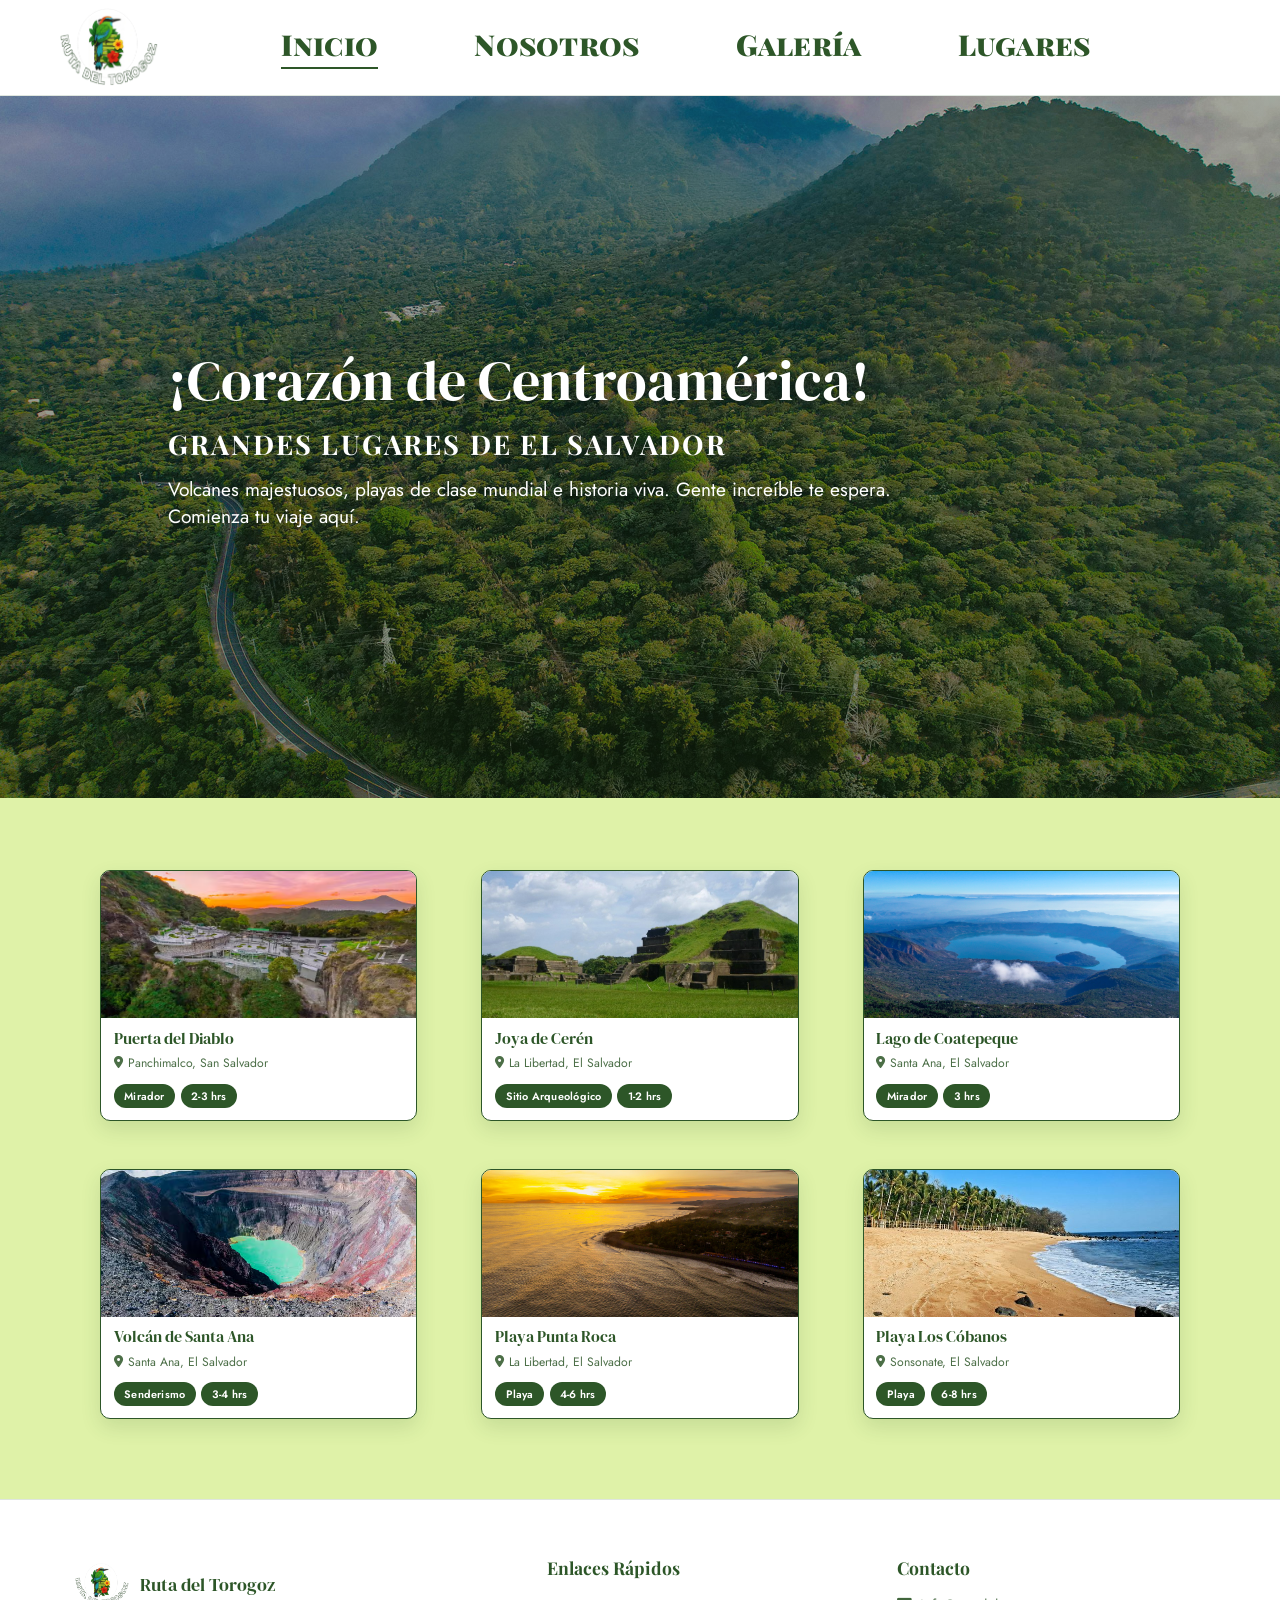
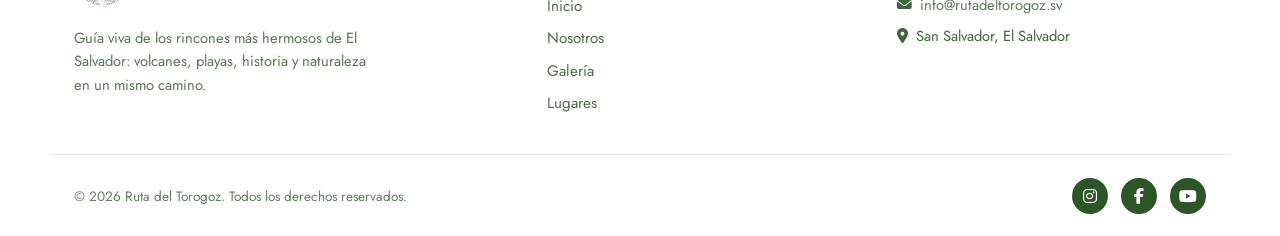
<file: index.html>
<!DOCTYPE html>
<html lang="es">
<head>
  <meta charset="UTF-8">
  <meta name="viewport" content="width=device-width, initial-scale=1.0">
  <title>Ruta del Torogoz | Inicio</title>
  <meta name="description" content="Descubre volcanes, playas de clase mundial e historia viva en el corazón de Centroamérica con Ruta del Torogoz.">

  <link rel="preconnect" href="https://fonts.googleapis.com">
  <link rel="preconnect" href="https://fonts.gstatic.com" crossorigin>
  <link href="https://fonts.googleapis.com/css2?family=DM+Serif+Display:ital@0;1&family=Jost:wght@300;400;500;600&family=Playfair+Display:wght@500;600;700&family=Rammetto+One&display=swap" rel="stylesheet">

  <link rel="stylesheet" href="https://cdnjs.cloudflare.com/ajax/libs/font-awesome/6.5.1/css/all.min.css">

  <link rel="stylesheet" href="style.css">
</head>
<body>

  <header class="site-header">
    <div class="site-header__bar">

      <a href="index.html" class="logo" aria-label="Ruta del Torogoz — Inicio">
        <span class="logo__mark">
          <img src="assets/img/torogoz_logo_sittioweb (1).png" alt="Ruta del Torogoz: torogoz posado sobre una maleta de viaje">
        </span>
      </a>

      <button class="nav-toggle" id="navToggle" aria-expanded="false" aria-controls="primaryNav" aria-label="Abrir menú de navegación">
        <span></span><span></span><span></span>
      </button>

      <nav class="main-nav" id="primaryNav" aria-label="Navegación principal">
  <ul class="main-nav__list">
    <li><a href="index.html" class="main-nav__link">Inicio</a></li>
    <li><a href="nosotros.html" class="main-nav__link">Nosotros</a></li>
    <li><a href="galeria.html" class="main-nav__link">Galería</a></li>
    <li><a href="lugares.html" class="main-nav__link">Lugares</a></li>
        </ul>
      </nav>
    </div>
  </header>

  <main>
    <section class="hero">
      <div class="hero__overlay" aria-hidden="true"></div>
      <div class="hero__content">
  <h1 class="hero__title">¡Corazón de Centroamérica!</h1>
  <p class="hero__eyebrow">Grandes lugares de El Salvador</p>
  <p class="hero__text">
    Volcanes majestuosos, playas de clase mundial e historia
    viva. Gente increíble te espera. <br> Comienza tu viaje aquí.
  </p>
</div>
    </section>

    <section class="places" id="lugares" aria-label="Lugares destacados">
      <ul class="place-grid" role="list">

        <li class="place-card" data-lugar="puerta-del-diablo">
          <figure class="place-card__media">
            <img src="assets/img/Lu_Puertadeldiablo.avif" alt="Vista panorámica de la formación rocosa Puerta del Diablo al atardecer">
          </figure>
          <div class="place-card__body">
            <h3 class="place-card__title">Puerta del Diablo</h3>
            <p class="place-card__location"><a href="https://www.google.com/maps/search/?api=1&query=Puerta+del+Diablo,+Panchimalco,+San+Salvador" target="_blank" rel="noopener noreferrer">
            <i class="fa-solid fa-location-dot" aria-hidden="true"></i>
            </a> Panchimalco, San Salvador</p>
            <ul class="place-card__tags" role="list">
              <li class="tag">Mirador</li>
              <li class="tag">2-3 hrs</li>
            </ul>
          </div>
        </li>

        <li class="place-card" data-lugar="joya-de-ceren">
          <figure class="place-card__media">
            <img src="assets/img/Lu_joyaceren.jpg" alt="Ruinas arqueológicas mayas del sitio Joya de Cerén">
          </figure>
          <div class="place-card__body">
            <h3 class="place-card__title">Joya de Cerén</h3>
            <p class="place-card__location"><a href="https://maps.app.goo.gl/qrqRQc9z7z4RrAmk9" target="_blank" rel="noopener noreferrer">
            <i class="fa-solid fa-location-dot" aria-hidden="true"></i></a> La Libertad, El Salvador</p>
            <ul class="place-card__tags" role="list">
              <li class="tag">Sitio Arqueológico</li>
              <li class="tag">1-2 hrs</li>
            </ul>
          </div>
        </li>

        <li class="place-card" data-lugar="lago-de-coatepeque">
          <figure class="place-card__media">
            <img src="assets/img/Lu_lagocaotepeque.jpg" alt="Aguas turquesa del lago de Coatepeque rodeado de montañas">
          </figure>
          <div class="place-card__body">
            <h3 class="place-card__title">Lago de Coatepeque</h3>
            <p class="place-card__location"><a href="https://maps.app.goo.gl/wXSD8gLADZbLB8W87" target="_blank" rel="noopener noreferrer">
            <i class="fa-solid fa-location-dot" aria-hidden="true"></i></a> Santa Ana, El Salvador</p>
            <ul class="place-card__tags" role="list">
              <li class="tag">Mirador</li>
              <li class="tag">3 hrs</li>
            </ul>
          </div>
        </li>

        <li class="place-card" data-lugar="volcan-de-santa-ana">
          <figure class="place-card__media">
            <img src="assets/img/Lu_volcansantaAna.avif" alt="Cráter del volcán de Santa Ana con laguna de azufre">
          </figure>
          <div class="place-card__body">
            <h3 class="place-card__title">Volcán de Santa Ana</h3>
            <p class="place-card__location"><a href="https://maps.app.goo.gl/nhCBr7wY4qphbKPH9" target="_blank" rel="noopener noreferrer">
            <i class="fa-solid fa-location-dot" aria-hidden="true"></i></a> Santa Ana, El Salvador</p>
            <ul class="place-card__tags" role="list">
              <li class="tag">Senderismo</li>
              <li class="tag">3-4 hrs</li>
            </ul>
          </div>
        </li>

        <li class="place-card" data-lugar="playa-punta-roca">
          <figure class="place-card__media">
            <img src="assets/img/Lu_Playapuntaroca.jpg" alt="Atardecer sobre las olas de Playa Punta Roca">
          </figure>
          <div class="place-card__body">
            <h3 class="place-card__title">Playa Punta Roca</h3>
            <p class="place-card__location"><a href="https://maps.app.goo.gl/nXcbho28e926QJNL7" target="_blank" rel="noopener noreferrer">
            <i class="fa-solid fa-location-dot" aria-hidden="true"></i></a> La Libertad, El Salvador</p>
            <ul class="place-card__tags" role="list">
              <li class="tag">Playa</li>
              <li class="tag">4-6 hrs</li>
            </ul>
          </div>
        </li>

        <li class="place-card" data-lugar="playa-los-cobanos">
          <figure class="place-card__media">
            <img src="assets/img/Lu_PlayaLoscobanos.jpg" alt="Costa de arena de Playa Los Cóbanos con aguas tranquilas">
          </figure>
          <div class="place-card__body">
            <h3 class="place-card__title">Playa Los Cóbanos</h3>
            <p class="place-card__location"><a href="https://maps.app.goo.gl/rHePRyUfYRuC7ZTS8" target="_blank" rel="noopener noreferrer">
            <i class="fa-solid fa-location-dot" aria-hidden="true"></i></a> Sonsonate, El Salvador</p>
            <ul class="place-card__tags" role="list">
              <li class="tag">Playa</li>
              <li class="tag">6-8 hrs</li>
            </ul>
          </div>
        </li>

      </ul>
    </section>
  </main>

  <footer class="site-footer">
    <div class="site-footer__top">

      <div class="footer-col footer-col--brand">
        <a href="index.html" class="footer-logo">
          <img src="assets/img/torogoz_logo_sittioweb (1).png" alt="Torogoz posado sobre una maleta de viaje, símbolo de Ruta del Torogoz">
          <span>Ruta del Torogoz</span>
        </a>
        <p>Guía viva de los rincones más hermosos de El Salvador: volcanes, playas, historia y naturaleza en un mismo camino.</p>
      </div>

      <nav class="footer-col footer-col--links" aria-label="Enlaces del sitio">
        <h3>Enlaces Rápidos</h3>
        <ul role="list">
          <li><a href="index.html">Inicio</a></li>
          <li><a href="nosotros.html">Nosotros</a></li>
          <li><a href="galeria.html">Galería</a></li>
          <li><a href="lugares.html">Lugares</a></li>
        </ul>
      </nav>

      <div class="footer-col footer-col--contact">
        <h3>Contacto</h3>
        <ul role="list">
          <li><i class="fa-solid fa-envelope" aria-hidden="true"></i> <a href="mailto:info@rutadeltorogoz.sv">info@rutadeltorogoz.sv</a></li>
          <li><i class="fa-solid fa-location-dot" aria-hidden="true"></i> San Salvador, El Salvador</li>
        </ul>
      </div>

    </div>

    <div class="site-footer__bottom">
      <p>© 2026 Ruta del Torogoz. Todos los derechos reservados.</p>
      <ul class="site-footer__social" role="list">
        <li><a href="https://www.instagram.com/" target="_blank" rel="noopener noreferrer" aria-label="Instagram"><i class="fa-brands fa-instagram" aria-hidden="true"></i></a></li>
        <li><a href="https://www.facebook.com/" target="_blank" rel="noopener noreferrer" aria-label="Facebook"><i class="fa-brands fa-facebook-f" aria-hidden="true"></i></a></li>
        <li><a href="https://www.youtube.com/" target="_blank" rel="noopener noreferrer" aria-label="YouTube"><i class="fa-brands fa-youtube" aria-hidden="true"></i></a></li>
      </ul>
    </div>
  </footer>

 <script src="scrip.js"></script>
  <script src="Script.js/fundamentos.js"></script>
</body>
</html>
</file>
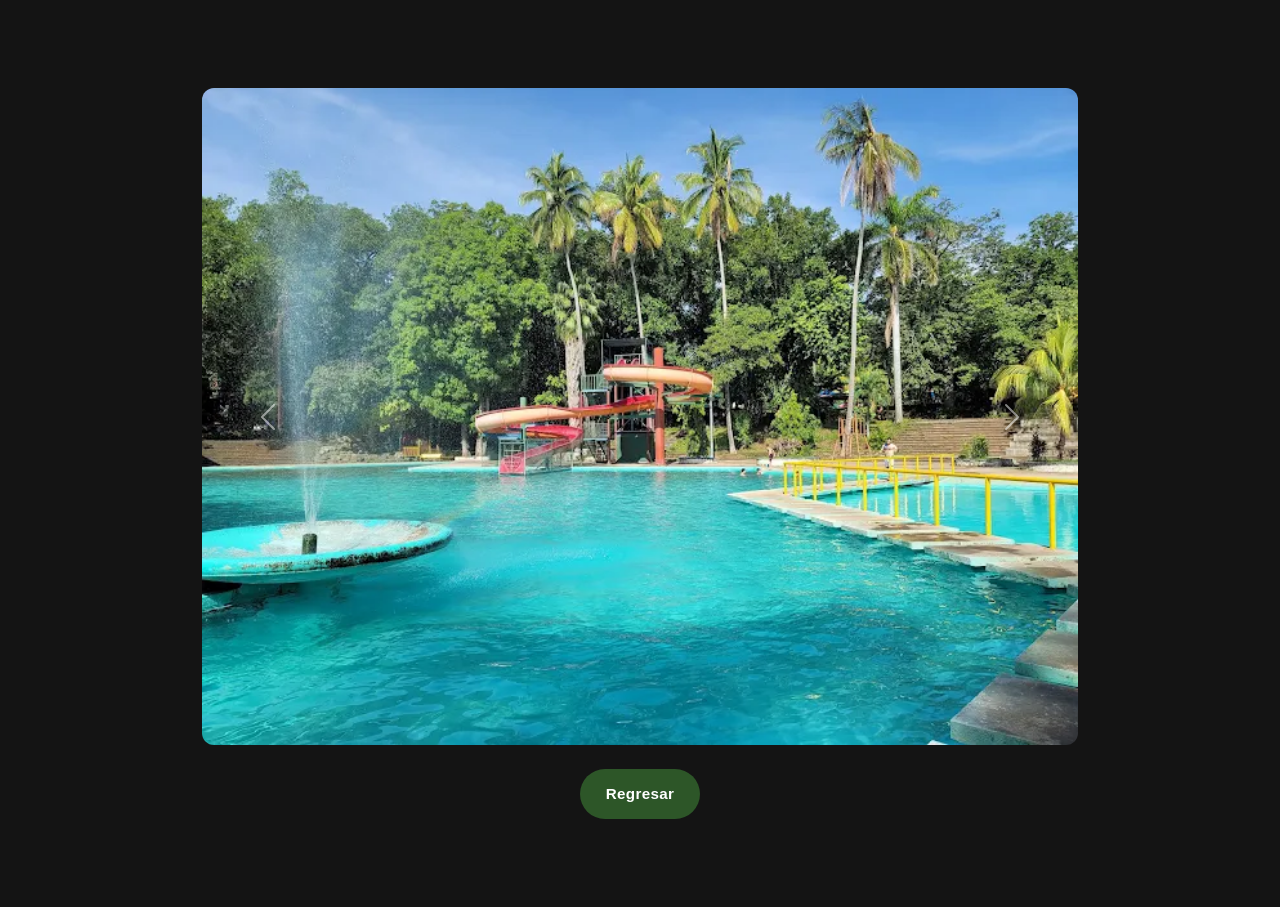
<file: fotos.html>
<!DOCTYPE html>
<html lang="en">
<head>
    <meta charset="UTF-8">
    <meta name="viewport" content="width=device-width, initial-scale=1.0">
    <title>Galería - Fotos</title>
    <link href="https://cdn.jsdelivr.net/npm/bootstrap@5.3.8/dist/css/bootstrap.min.css" rel="stylesheet">
    <link rel="stylesheet" href="style.css">
</head>
<body class="fotos-page">

    <!-- PRIMER CARRUSEL (AMAPULAPA) -->
    <div class="container mt-5">
        <div id="carouselExample1" class="carousel slide" data-bs-ride="true">
          <div class="carousel-inner">
            <div class="carousel-item active">
              <img src="assets/img/amapulapa.webp" class="d-block w-100" alt="...">
            </div>
            <div class="carousel-item">
              <img src="assets/img/amapulapa3.webp" class="d-block w-100" alt="...">
            </div>
            <div class="carousel-item">
              <img src="assets/img/amapulapa4.webp" class="d-block w-100" alt="...">
            </div>
            <div class="carousel-item">
              <img src="assets/img/amapulapa2.png" class="d-block w-100" alt="...">
            </div>
          </div>
          <button class="carousel-control-prev" type="button" data-bs-target="#carouselExample1" data-bs-slide="prev">
            <span class="carousel-control-prev-icon" aria-hidden="true"></span>
            <span class="visually-hidden">Previous</span>
          </button>
          <button class="carousel-control-next" type="button" data-bs-target="#carouselExample1" data-bs-slide="next">
            <span class="carousel-control-next-icon" aria-hidden="true"></span>
            <span class="visually-hidden">Next</span>
          </button>
        </div>
        <a href="galeria.html#gallery-card-1" class="btn btn-secondary mt-4 mb-5">Regresar</a>
    </div>

    <!-- 2. EL IMPOSIBLE -->
    <div class="container mt-5">
        <div id="carouselExample2" class="carousel slide" data-bs-ride="true">
          <div class="carousel-inner">
            <div class="carousel-item active">
              <img src="assets/img/eliimposible2jpeg.jpeg" class="d-block w-100" alt="...">
            </div>
            <div class="carousel-item">
              <img src="assets/img/elimposible3.webp" class="d-block w-100" alt="...">
            </div>
            <div class="carousel-item">
              <img src="assets/img/elimposible4.webp" class="d-block w-100" alt="...">
            </div>
            <div class="carousel-item">
              <img src="assets/img/elimposible5.webp" class="d-block w-100" alt="...">
            </div>
          </div>
          <button class="carousel-control-prev" type="button" data-bs-target="#carouselExample2" data-bs-slide="prev">
            <span class="carousel-control-prev-icon" aria-hidden="true"></span>
            <span class="visually-hidden">Previous</span>
          </button>
          <button class="carousel-control-next" type="button" data-bs-target="#carouselExample2" data-bs-slide="next">
            <span class="carousel-control-next-icon" aria-hidden="true"></span>
            <span class="visually-hidden">Next</span>
          </button>
        </div>
        <a href="galeria.html#gallery-card-2" class="btn btn-secondary mt-4 mb-5">Regresar</a>
    </div>

    <!-- 3. PLAYA PUNTA ROCA -->
    <div class="container mt-5">
        <div id="carouselExample3" class="carousel slide" data-bs-ride="true">
          <div class="carousel-inner">
            <div class="carousel-item active">
              <img src="assets/img/puntaroca2.jpeg" class="d-block w-100" alt="...">
            </div>
            <div class="carousel-item">
              <img src="assets/img/puntaroca3.jpeg" class="d-block w-100" alt="...">
            </div>
            <div class="carousel-item">
              <img src="assets/img/puntaroca4.jpeg" class="d-block w-100" alt="...">
            </div>
            <div class="carousel-item">
              <img src="assets/img/puntaroca5.webp" class="d-block w-100" alt="...">
            </div>
          </div>
          <button class="carousel-control-prev" type="button" data-bs-target="#carouselExample3" data-bs-slide="prev">
            <span class="carousel-control-prev-icon" aria-hidden="true"></span>
            <span class="visually-hidden">Previous</span>
          </button>
          <button class="carousel-control-next" type="button" data-bs-target="#carouselExample3" data-bs-slide="next">
            <span class="carousel-control-next-icon" aria-hidden="true"></span>
            <span class="visually-hidden">Next</span>
          </button>
        </div>
        <a href="galeria.html#gallery-card-3" class="btn btn-secondary mt-4 mb-5">Regresar</a>
    </div>

    <!-- 4. JOYA DE CERÉN -->
    <div class="container mt-5">
        <div id="carouselExample4" class="carousel slide" data-bs-ride="true">
          <div class="carousel-inner">
            <div class="carousel-item active">
              <img src="assets/img/joya-ceren2.jpg" class="d-block w-100" alt="...">
            </div>
            <div class="carousel-item">
              <img src="assets/img/joya-ceren3.webp" class="d-block w-100" alt="...">
            </div>
            <div class="carousel-item">
              <img src="assets/img/joya-ceren4.jpg" class="d-block w-100" alt="...">
            </div>
            <div class="carousel-item">
              <img src="assets/img/joya-ceren5.jpg" class="d-block w-100" alt="...">
            </div>
          </div>
          <button class="carousel-control-prev" type="button" data-bs-target="#carouselExample4" data-bs-slide="prev">
            <span class="carousel-control-prev-icon" aria-hidden="true"></span>
            <span class="visually-hidden">Previous</span>
          </button>
          <button class="carousel-control-next" type="button" data-bs-target="#carouselExample4" data-bs-slide="next">
            <span class="carousel-control-next-icon" aria-hidden="true"></span>
            <span class="visually-hidden">Next</span>
          </button>
        </div>
        <a href="galeria.html#gallery-card-4" class="btn btn-secondary mt-4 mb-5">Regresar</a>
    </div>

    <!-- 5. SAN BLAS -->
    <div class="container mt-5">
        <div id="carouselExample5" class="carousel slide" data-bs-ride="true">
          <div class="carousel-inner">
            <div class="carousel-item active">
              <img src="assets/img/sanblas2.jpeg" class="d-block w-100" alt="...">
            </div>
            <div class="carousel-item">
              <img src="assets/img/sanblas3.jpeg" class="d-block w-100" alt="...">
            </div>
            <div class="carousel-item">
              <img src="assets/img/sanblas4.jpeg" class="d-block w-100" alt="...">
            </div>
            <div class="carousel-item">
              <img src="assets/img/sanblas5.jpeg" class="d-block w-100" alt="...">
            </div>
          </div>
          <button class="carousel-control-prev" type="button" data-bs-target="#carouselExample5" data-bs-slide="prev">
            <span class="carousel-control-prev-icon" aria-hidden="true"></span>
            <span class="visually-hidden">Previous</span>
          </button>
          <button class="carousel-control-next" type="button" data-bs-target="#carouselExample5" data-bs-slide="next">
            <span class="carousel-control-next-icon" aria-hidden="true"></span>
            <span class="visually-hidden">Next</span>
          </button>
        </div>
        <a href="galeria.html#gallery-card-5" class="btn btn-secondary mt-4 mb-5">Regresar</a>
    </div>

    <!-- 6. ALBANIA -->
    <div class="container mt-5">
        <div id="carouselExample6" class="carousel slide" data-bs-ride="true">
          <div class="carousel-inner">
            <div class="carousel-item active">
              <img src="assets/img/albania2.webp" class="d-block w-100" alt="...">
            </div>
            <div class="carousel-item">
              <img src="assets/img/albania3.jpg" class="d-block w-100" alt="...">
            </div>
            <div class="carousel-item">
              <img src="assets/img/albania4.jpg" class="d-block w-100" alt="...">
            </div>
            <div class="carousel-item">
              <img src="assets/img/albania5.jpeg" class="d-block w-100" alt="...">
            </div>
          </div>
          <button class="carousel-control-prev" type="button" data-bs-target="#carouselExample6" data-bs-slide="prev">
            <span class="carousel-control-prev-icon" aria-hidden="true"></span>
            <span class="visually-hidden">Previous</span>
          </button>
          <button class="carousel-control-next" type="button" data-bs-target="#carouselExample6" data-bs-slide="next">
            <span class="carousel-control-next-icon" aria-hidden="true"></span>
            <span class="visually-hidden">Next</span>
          </button>
        </div>
        <a href="galeria.html#gallery-card-6" class="btn btn-secondary mt-4 mb-5">Regresar</a>
    </div>

    <!-- 7. PORTEZUELO -->
    <div class="container mt-5">
        <div id="carouselExample7" class="carousel slide" data-bs-ride="true">
          <div class="carousel-inner">
            <div class="carousel-item active">
              <img src="assets/img/portezuelo2.jpg" class="d-block w-100" alt="...">
            </div>
            <div class="carousel-item">
              <img src="assets/img/portezuelo3.jpeg" class="d-block w-100" alt="...">
            </div>
            <div class="carousel-item">
              <img src="assets/img/portezuelo4.jpg" class="d-block w-100" alt="...">
            </div>
            <div class="carousel-item">
              <img src="assets/img/portezuelo5.jpg" class="d-block w-100" alt="...">
            </div>
          </div>
          <button class="carousel-control-prev" type="button" data-bs-target="#carouselExample7" data-bs-slide="prev">
            <span class="carousel-control-prev-icon" aria-hidden="true"></span>
            <span class="visually-hidden">Previous</span>
          </button>
          <button class="carousel-control-next" type="button" data-bs-target="#carouselExample7" data-bs-slide="next">
            <span class="carousel-control-next-icon" aria-hidden="true"></span>
            <span class="visually-hidden">Next</span>
          </button>
        </div>
        <a href="galeria.html#gallery-card-7" class="btn btn-secondary mt-4 mb-5">Regresar</a>
    </div>

    <!-- 8. EL PITAL -->
    <div class="container mt-5">
        <div id="carouselExample8" class="carousel slide" data-bs-ride="true">
          <div class="carousel-inner">
            <div class="carousel-item active">
              <img src="assets/img/El-pital2.jpg" class="d-block w-100" alt="...">
            </div>
            <div class="carousel-item">
              <img src="assets/img/El-pital3.jpeg" class="d-block w-100" alt="..."> 
            </div>
            <div class="carousel-item">
              <img src="assets/img/El-pital4.jpeg" class="d-block w-100" alt="...">
            </div>
            <div class="carousel-item">
              <img src="assets/img/elimposible5.webp" class="d-block w-100" alt="...">
            </div>
          </div>
          <button class="carousel-control-prev" type="button" data-bs-target="#carouselExample8" data-bs-slide="prev">
            <span class="carousel-control-prev-icon" aria-hidden="true"></span>
            <span class="visually-hidden">Previous</span>
          </button>
          <button class="carousel-control-next" type="button" data-bs-target="#carouselExample8" data-bs-slide="next">
            <span class="carousel-control-next-icon" aria-hidden="true"></span>
            <span class="visually-hidden">Next</span>
          </button>
        </div>
        <a href="galeria.html#gallery-card-8" class="btn btn-secondary mt-4 mb-5">Regresar</a>
    </div>

    <!-- 9. LOS CÓBANOS -->
    <div class="container mt-5">
        <div id="carouselExample9" class="carousel slide" data-bs-ride="true">
          <div class="carousel-inner">
            <div class="carousel-item active">
              <img src="assets/img/Los-cobanos2.jpg" class="d-block w-100" alt="...">
            </div>
            <div class="carousel-item">
              <img src="assets/img/Los-cobanos3.jpg" class="d-block w-100" alt="...">
            </div>
            <div class="carousel-item">
              <img src="assets/img/Los-cobanos4.jpg" class="d-block w-100" alt="...">
            </div>
            <div class="carousel-item">
              <img src="assets/img/Los-cobanos5.jpg" class="d-block w-100" alt="...">
            </div>
          </div>
          <button class="carousel-control-prev" type="button" data-bs-target="#carouselExample9" data-bs-slide="prev">
            <span class="carousel-control-prev-icon" aria-hidden="true"></span>
            <span class="visually-hidden">Previous</span>
          </button>
          <button class="carousel-control-next" type="button" data-bs-target="#carouselExample9" data-bs-slide="next">
            <span class="carousel-control-next-icon" aria-hidden="true"></span>
            <span class="visually-hidden">Next</span>
          </button>
        </div>
        <a href="galeria.html#gallery-card-9" class="btn btn-secondary mt-4 mb-5">Regresar</a>
    </div>

    <!-- 10. RUTA DE LAS FLORES -->
    <div class="container mt-5">
        <div id="carouselExample10" class="carousel slide" data-bs-ride="true">
          <div class="carousel-inner">
            <div class="carousel-item active">
              <img src="assets/img/Rutas-de-las-flores2.jpg" class="d-block w-100" alt="...">
            </div>
            <div class="carousel-item">
              <img src="assets/img/Ruta-de-las-flores3.jpg" class="d-block w-100" alt="...">
            </div>
            <div class="carousel-item">
              <img src="assets/img/Ruta-de-las-flores4.jpeg" class="d-block w-100" alt="...">
            </div>
            <div class="carousel-item">
              <img src="assets/img/Ruta-de-las-flores5.jpg" class="d-block w-100" alt="...">
            </div>
          </div>
          <button class="carousel-control-prev" type="button" data-bs-target="#carouselExample10" data-bs-slide="prev">
            <span class="carousel-control-prev-icon" aria-hidden="true"></span>
            <span class="visually-hidden">Previous</span>
          </button>
          <button class="carousel-control-next" type="button" data-bs-target="#carouselExample10" data-bs-slide="next">
            <span class="carousel-control-next-icon" aria-hidden="true"></span>
            <span class="visually-hidden">Next</span>
          </button>
        </div>
        <a href="galeria.html#gallery-card-10" class="btn btn-secondary mt-4 mb-5">Regresar</a>
    </div>

    <!-- 11. PARQUE WALTER THILO DENINGER -->
    <div class="container mt-5">
        <div id="carouselExample11" class="carousel slide" data-bs-ride="true">
          <div class="carousel-inner">
            <div class="carousel-item active">
              <img src="assets/img/WTD2.jpg" class="d-block w-100" alt="...">
            </div>
            <div class="carousel-item">
              <img src="assets/img/WDT3.jpeg" class="d-block w-100" alt="...">
            </div>
            <div class="carousel-item">
              <img src="assets/img/WTD4.jpeg" class="d-block w-100" alt="...">
            </div>
            <div class="carousel-item">
              <img src="assets/img/WTD5.jpeg" class="d-block w-100" alt="...">
            </div>
          </div>
          <button class="carousel-control-prev" type="button" data-bs-target="#carouselExample11" data-bs-slide="prev">
            <span class="carousel-control-prev-icon" aria-hidden="true"></span>
            <span class="visually-hidden">Previous</span>
          </button>
          <button class="carousel-control-next" type="button" data-bs-target="#carouselExample11" data-bs-slide="next">
            <span class="carousel-control-next-icon" aria-hidden="true"></span>
            <span class="visually-hidden">Next</span>
          </button>
        </div>
        <a href="galeria.html#gallery-card-11" class="btn btn-secondary mt-4 mb-5">Regresar</a>
    </div>

    <!-- 12. VOLCÁN DE SANTA ANA -->
    <div class="container mt-5">
        <div id="carouselExample12" class="carousel slide" data-bs-ride="true">
          <div class="carousel-inner">
            <div class="carousel-item active">
              <img src="assets/img/volcan-santa-ana2.jpg" class="d-block w-100" alt="...">
            </div>
            <div class="carousel-item">
              <img src="assets/img/volcan-santa-ana3.webp" class="d-block w-100" alt="...">
            </div>
            <div class="carousel-item">
              <img src="assets/img/volcan-santa-ana4.jpeg" class="d-block w-100" alt="...">
            </div>
            <div class="carousel-item">
              <img src="assets/img/volcan-santa-ana5.jpg" class="d-block w-100" alt="...">
            </div>
          </div>
          <button class="carousel-control-prev" type="button" data-bs-target="#carouselExample12" data-bs-slide="prev">
            <span class="carousel-control-prev-icon" aria-hidden="true"></span>
            <span class="visually-hidden">Previous</span>
          </button>
          <button class="carousel-control-next" type="button" data-bs-target="#carouselExample12" data-bs-slide="next">
            <span class="carousel-control-next-icon" aria-hidden="true"></span>
            <span class="visually-hidden">Next</span>
          </button>
        </div>
        <a href="galeria.html#gallery-card-12" class="btn btn-secondary mt-4 mb-5">Regresar</a>
    </div>

    <!-- 13. LAGO DE CUATEPEQUE -->
    <div class="container mt-5">
        <div id="carouselExample13" class="carousel slide" data-bs-ride="true">
          <div class="carousel-inner">
            <div class="carousel-item active">
              <img src="assets/img/lago-cuatepeque2.avif" class="d-block w-100" alt="...">
            </div>
            <div class="carousel-item">
              <img src="assets/img/lago-cuatepeque3.jpg" class="d-block w-100" alt="...">
            </div>
            <div class="carousel-item">
              <img src="assets/img/lago-cuatepeque4.jpg" class="d-block w-100" alt="...">
            </div>
            <div class="carousel-item">
              <img src="assets/img/lago-cuatepeque5.jpg" class="d-block w-100" alt="...">
            </div>
          </div>
          <button class="carousel-control-prev" type="button" data-bs-target="#carouselExample13" data-bs-slide="prev">
            <span class="carousel-control-prev-icon" aria-hidden="true"></span>
            <span class="visually-hidden">Previous</span>
          </button>
          <button class="carousel-control-next" type="button" data-bs-target="#carouselExample13" data-bs-slide="next">
            <span class="carousel-control-next-icon" aria-hidden="true"></span>
            <span class="visually-hidden">Next</span>
          </button>
        </div>
        <a href="galeria.html#gallery-card-13" class="btn btn-secondary mt-4 mb-5">Regresar</a>
    </div>

    <!-- 14. PUERTA DEL DIABLO -->
    <div class="container mt-5">
        <div id="carouselExample14" class="carousel slide" data-bs-ride="true">
          <div class="carousel-inner">
            <div class="carousel-item active">
              <img src="assets/img/puerta-diablo2.jpg" class="d-block w-100" alt="...">
            </div>
            <div class="carousel-item">
              <img src="assets/img/puerta-diablo3.jpeg" class="d-block w-100" alt="...">
            </div>
            <div class="carousel-item">
              <img src="assets/img/puerta-diablo4.jpeg" class="d-block w-100" alt="...">
            </div>
            <div class="carousel-item">
              <img src="assets/img/puerta-diablo5.webp" class="d-block w-100" alt="...">
            </div>
          </div>
          <button class="carousel-control-prev" type="button" data-bs-target="#carouselExample14" data-bs-slide="prev">
            <span class="carousel-control-prev-icon" aria-hidden="true"></span>
            <span class="visually-hidden">Previous</span>
          </button>
          <button class="carousel-control-next" type="button" data-bs-target="#carouselExample14" data-bs-slide="next">
            <span class="carousel-control-next-icon" aria-hidden="true"></span>
            <span class="visually-hidden">Next</span>
          </button>
        </div>
        <a href="galeria.html#gallery-card-14" class="btn btn-secondary mt-4 mb-5">Regresar</a>
    </div>
      <!-- 15. CHORROS DE LA CALDERA -->
    <div class="container mt-5">
        <div id="carouselExample15" class="carousel slide" data-bs-ride="true">
          <div class="carousel-inner">
            <div class="carousel-item active">
              <img src="assets/img/chorros-caldera2.jpeg" class="d-block w-100" alt="...">
            </div>
            <div class="carousel-item">
              <img src="assets/img/chorros-caldera3.jpeg" class="d-block w-100" alt="...">
            </div>
            <div class="carousel-item">
              <img src="assets/img/chorros-caldera4.jpeg" class="d-block w-100" alt="...">
            </div>
            <div class="carousel-item">
              <img src="assets/img/chorros-caldera5.jpeg" class="d-block w-100" alt="...">
            </div>
          </div>
          <button class="carousel-control-prev" type="button" data-bs-target="#carouselExample15" data-bs-slide="prev">
            <span class="carousel-control-prev-icon" aria-hidden="true"></span>
            <span class="visually-hidden">Previous</span>
          </button>
          <button class="carousel-control-next" type="button" data-bs-target="#carouselExample15" data-bs-slide="next">
            <span class="carousel-control-next-icon" aria-hidden="true"></span>
            <span class="visually-hidden">Next</span>
          </button>
        </div>
        <a href="galeria.html#gallery-card-15" class="btn btn-secondary mt-4 mb-5">Regresar</a>
    </div>

    <!-- Script obligatorio de Bootstrap -->
    <script src="https://cdn.jsdelivr.net/npm/bootstrap@5.3.8/dist/js/bootstrap.bundle.min.js"></script>

    <!-- Script de paginación: muestra solo el carrusel solicitado, con fade suave -->
    <script>
      function showCarousel(hash) {
        const containers = document.querySelectorAll('.container');

        containers.forEach(c => {
          c.classList.remove('active', 'show');
        });

        const targetEl = hash ? document.querySelector(hash) : null;
        const toShow = (targetEl ? targetEl.closest('.container') : null) || containers[0];

        toShow.classList.add('active');

        requestAnimationFrame(() => {
          setTimeout(() => toShow.classList.add('show'), 30);
        });
      }

      document.addEventListener('DOMContentLoaded', () => {
        showCarousel(window.location.hash);
      });

      window.addEventListener('hashchange', () => {
        showCarousel(window.location.hash);
      });
    </script>

</body>
</html>
</file>
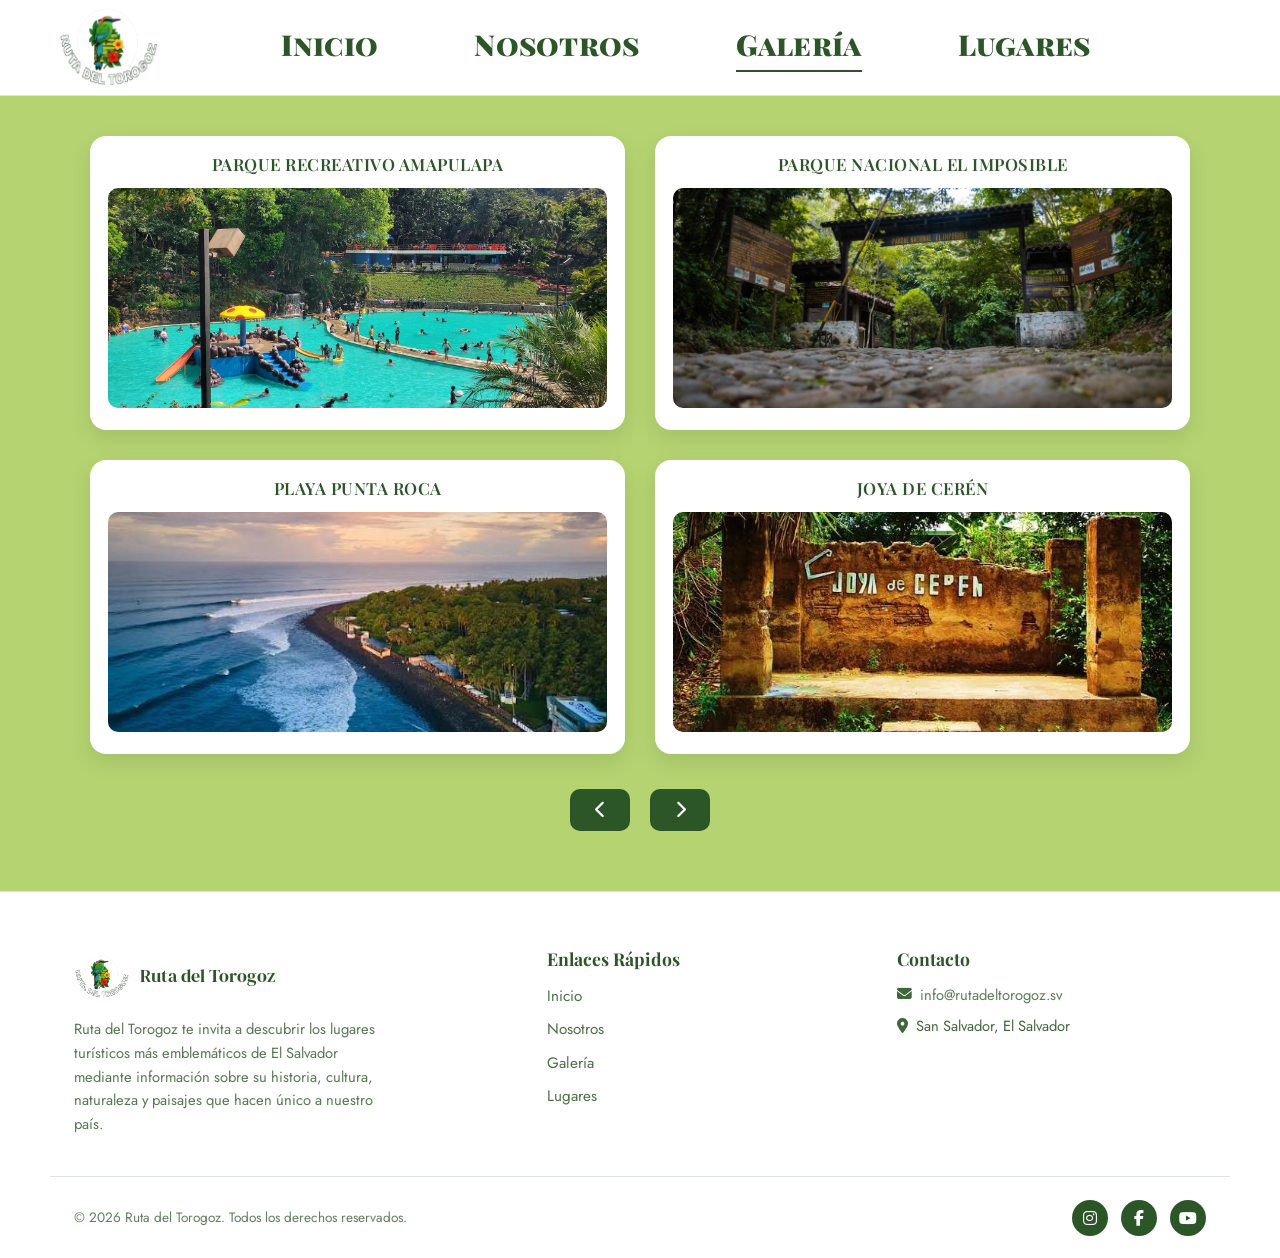
<file: galeria.html>
<!DOCTYPE html>
<html lang="en">
<head>
    <meta charset="UTF-8">
    <meta name="viewport" content="width=device-width, initial-scale=1.0">
    <title>Ruta del Torogoz - Galería</title>

  <link rel="preconnect" href="https://fonts.googleapis.com">
  <link rel="preconnect" href="https://fonts.gstatic.com" crossorigin>
  <link href="https://fonts.googleapis.com/css2?family=DM+Serif+Display:ital@0;1&family=Jost:wght@300;400;500;600&family=Playfair+Display:wght@500;600;700&family=Rammetto+One&display=swap" rel="stylesheet">

  <link rel="stylesheet" href="https://cdn.jsdelivr.net/npm/bootstrap@5.3.8/dist/css/bootstrap.min.css">
  <link rel="stylesheet" href="https://cdnjs.cloudflare.com/ajax/libs/font-awesome/6.5.1/css/all.min.css">

  <link rel="stylesheet" href="style.css">

</head>
<body>

  <header class="site-header">
    <div class="site-header__bar">

      <a href="index.html" class="logo" aria-label="Ruta del Torogoz — Inicio">
        <span class="logo__mark">
          <img src="assets/img/torogoz_logo_sittioweb (1).png" alt="Torogoz posado sobre una maleta de viaje, símbolo de Ruta del Torogoz">
        </span>
      </a>

      <button class="nav-toggle" id="navToggle" aria-expanded="false" aria-controls="primaryNav" aria-label="Abrir menú de navegación">
        <span></span><span></span><span></span>
      </button>

      <nav class="main-nav" id="primaryNav" aria-label="Navegación principal">
        <ul class="main-nav__list">
          <li><a href="index.html" class="main-nav__link">Inicio</a></li>
          <li><a href="nosotros.html" class="main-nav__link">Nosotros</a></li>
          <li><a href="galeria.html" class="main-nav__link">Galería</a></li>
          <li><a href="lugares.html" class="main-nav__link">Lugares</a></li>
        </ul>
      </nav>
    </div>
  </header>

  <!-- ============ GALERÍA ============ -->
  <main class="gallery-page">
    <div class="gallery-grid" id="galleryGrid">

      <div class="gallery-card" id="gallery-card-1">
        <h2 class="gallery-card__title">Parque recreativo Amapulapa</h2>
        <a href="fotos.html#carouselExample1">
          <img class="gallery-card__img" src="assets/img/amapulapa5.webp" alt="Parque Amapulapa">
        </a>
      </div>

      <div class="gallery-card" id="gallery-card-2">
        <h2 class="gallery-card__title">Parque nacional El Imposible</h2>
        <a href="fotos.html#carouselExample2">
          <img class="gallery-card__img" src="assets/img/elimposible.jpg" alt="Parque el imposible">
        </a>
      </div>

      <div class="gallery-card" id="gallery-card-3">
        <h2 class="gallery-card__title">Playa punta Roca</h2>
        <a href="fotos.html#carouselExample3">
          <img class="gallery-card__img" src="assets/img/puntaroca.jpg" alt="Playa punta roca">
        </a>
      </div>

      <div class="gallery-card" id="gallery-card-4">
        <h2 class="gallery-card__title">Joya de Cerén</h2>
        <a href="fotos.html#carouselExample4">
          <img class="gallery-card__img" src="assets/img/joya-ceren.jpeg" alt="Joya de Ceren">
        </a>
      </div>

      <div class="gallery-card" id="gallery-card-5">
        <h2 class="gallery-card__title">San Blas</h2>
        <a href="fotos.html#carouselExample5">
          <img class="gallery-card__img" src="assets/img/sanblas.jpg" alt="San Blas">
        </a>
      </div>

      <div class="gallery-card" id="gallery-card-6">
        <h2 class="gallery-card__title">Albania</h2>
        <a href="fotos.html#carouselExample6">
          <img class="gallery-card__img" src="assets/img/albania.jpg" alt="Albania">
        </a>
      </div>

      <div class="gallery-card" id="gallery-card-7">
        <h2 class="gallery-card__title">Portezuelo</h2>
        <a href="fotos.html#carouselExample7">
          <img class="gallery-card__img" src="assets/img/portezuelo.jpg" alt="Portezuelo">
        </a>
      </div>

      <div class="gallery-card" id="gallery-card-8">
        <h2 class="gallery-card__title">El Pital</h2>
        <a href="fotos.html#carouselExample8">
          <img class="gallery-card__img" src="assets/img/El-pital.jpg" alt="El pital">
        </a>
      </div>

      <div class="gallery-card" id="gallery-card-9">
        <h2 class="gallery-card__title">Los Cóbanos</h2>
        <a href="fotos.html#carouselExample9">
          <img class="gallery-card__img" src="assets/img/Los-cobanos.jpg" alt="Los Cobanos">
        </a>
      </div>

      <div class="gallery-card" id="gallery-card-10">
        <h2 class="gallery-card__title">Ruta de las Flores</h2>
        <a href="fotos.html#carouselExample10">
          <img class="gallery-card__img" src="assets/img/Ruta-de-las-flores.webp" alt="Ruta de las Flores">
        </a>
      </div>

      <div class="gallery-card" id="gallery-card-11">
        <h2 class="gallery-card__title">Parque Walter Thilo Deninger</h2>
        <a href="fotos.html#carouselExample11">
          <img class="gallery-card__img" src="assets/img/WTD.webp" alt="Parque Walter Thilo Deninger">
        </a>
      </div>

      <div class="gallery-card" id="gallery-card-12">
        <h2 class="gallery-card__title">Volcán de Santa Ana</h2>
        <a href="fotos.html#carouselExample12">
          <img class="gallery-card__img" src="assets/img/volcan-santa-ana.png" alt="Volcán de Santa Ana">
        </a>
      </div>

      <div class="gallery-card" id="gallery-card-13">
        <h2 class="gallery-card__title">Lago de Coatepeque</h2>
        <a href="fotos.html#carouselExample13">
          <img class="gallery-card__img" src="assets/img/lago-cuatepeque.jpeg" alt="Lago de Cuatepeque">
        </a>
      </div>

      <div class="gallery-card" id="gallery-card-14">
        <h2 class="gallery-card__title">Puerta del Diablo</h2>
        <a href="fotos.html#carouselExample14">
          <img class="gallery-card__img" src="assets/img/puerta-diablo.jpg" alt="Puerta del Diablo">
        </a>
      </div>
      <div class="gallery-card" id="gallery-card-15">
        <h2 class="gallery-card__title">Chorros de la Caldera</h2>
        <a href="fotos.html#carouselExample15">
          <img class="gallery-card__img" src="assets/img/chorros-caldera.jpeg" alt="Chorros de la Caldera">
        </a>
      </div>

    </div>

    <div class="gallery-pagination">
      <button type="button" class="pag-btn" id="prevPage" aria-label="Página anterior">
        <i class="fa-solid fa-chevron-left"></i>
      </button>
      <button type="button" class="pag-btn" id="nextPage" aria-label="Página siguiente">
        <i class="fa-solid fa-chevron-right"></i>
      </button>
    </div>
  </main>
  <!-- ============ FIN GALERÍA ============ -->

  <script>
    // Paginación: muestra 4 tarjetas (2x2) por página
    const cards = document.querySelectorAll('#galleryGrid .gallery-card');
    const perPage = 4;
    const totalPages = Math.ceil(cards.length / perPage);
    let currentPage = 0;

    function renderPage() {
      cards.forEach((card, i) => {
        const page = Math.floor(i / perPage);
        card.style.display = (page === currentPage) ? 'block' : 'none';
      });
    }

    document.getElementById('prevPage').addEventListener('click', () => {
      currentPage = (currentPage - 1 + totalPages) % totalPages;
      renderPage();
    });

    document.getElementById('nextPage').addEventListener('click', () => {
      currentPage = (currentPage + 1) % totalPages;
      renderPage();
    });

    const hash = window.location.hash;
    if (hash) {
      const targetCard = document.querySelector(hash);
      if (targetCard) {
        const index = Array.from(cards).indexOf(targetCard);
        if (index !== -1) currentPage = Math.floor(index / perPage);
      }
    }

    renderPage();
  </script>

  <!-- ===================== FOOTER ===================== -->
  <footer class="site-footer">
    <div class="site-footer__top">

      <div class="footer-col footer-col--brand">
        <a href="index.html" class="footer-logo">
          <img src="assets/img/torogoz_logo_sittioweb (1).png" alt="Torogoz posado sobre una maleta de viaje, símbolo de Ruta del Torogoz">
          <span>Ruta del Torogoz</span>
        </a>
        <p>Ruta del Torogoz te invita a descubrir los lugares turísticos más emblemáticos de El Salvador mediante información sobre su historia, cultura, naturaleza y paisajes que hacen único a nuestro país.</p>
      </div>

      <nav class="footer-col footer-col--links" aria-label="Enlaces del sitio">
        <h3>Enlaces Rápidos</h3>
        <ul role="list">
          <li><a href="index.html">Inicio</a></li>
          <li><a href="nosotros.html">Nosotros</a></li>
          <li><a href="galeria.html">Galería</a></li>
          <li><a href="lugares.html">Lugares</a></li>
        </ul>
      </nav>

      <div class="footer-col footer-col--contact">
        <h3>Contacto</h3>
        <ul role="list">
          <li><i class="fa-solid fa-envelope" aria-hidden="true"></i> <a href="mailto:info@rutadeltorogoz.sv">info@rutadeltorogoz.sv</a></li>
          <li><i class="fa-solid fa-location-dot" aria-hidden="true"></i> San Salvador, El Salvador</li>
        </ul>
      </div>

    </div>

    <div class="site-footer__bottom">
      <p>© 2026 Ruta del Torogoz. Todos los derechos reservados.</p>
      <ul class="site-footer__social" role="list">
        <li><a href="https://www.instagram.com/" target="_blank" rel="noopener noreferrer" aria-label="Instagram"><i class="fa-brands fa-instagram" aria-hidden="true"></i></a></li>
        <li><a href="https://www.facebook.com/" target="_blank" rel="noopener noreferrer" aria-label="Facebook"><i class="fa-brands fa-facebook-f" aria-hidden="true"></i></a></li>
        <li><a href="https://www.youtube.com/" target="_blank" rel="noopener noreferrer" aria-label="YouTube"><i class="fa-brands fa-youtube" aria-hidden="true"></i></a></li>
      </ul>
    </div>
  </footer>

  <script src="scrip.js"></script>

</body>
</html>
</file>
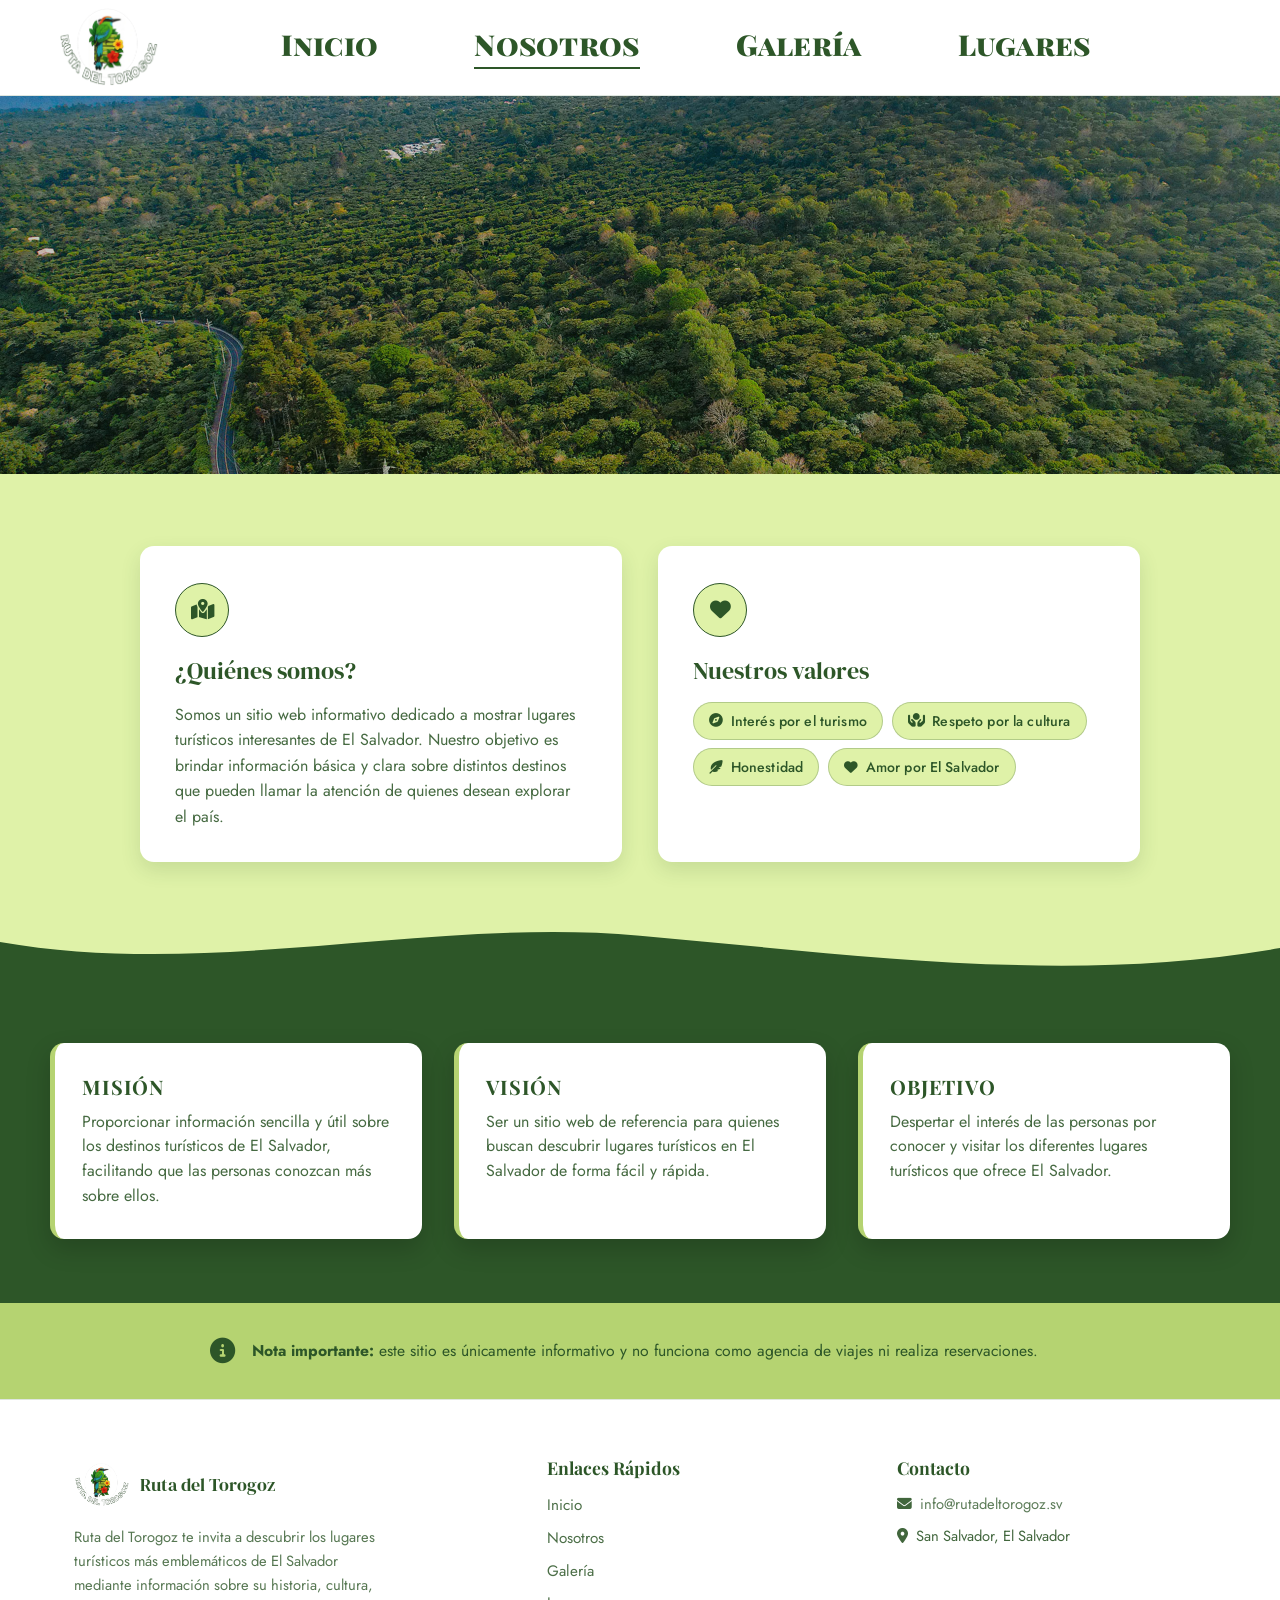
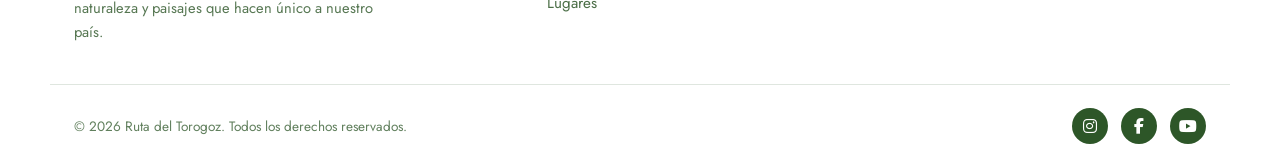
<file: nosotros.html>
<!DOCTYPE html>
<html lang="es">
<head>
  <meta charset="UTF-8">
  <meta name="viewport" content="width=device-width, initial-scale=1.0">
  <title>Ruta del Torogoz | Nosotros</title>
  <meta name="description" content="Conoce la historia, misión, visión y valores de Ruta del Torogoz, el sitio informativo dedicado al turismo de El Salvador.">

  <!-- Tipografías: Rammetto One (logotipo), Playfair Display (menú), DM Serif Display (titulares) y Jost (texto de lectura) -->
  <link rel="preconnect" href="https://fonts.googleapis.com">
  <link rel="preconnect" href="https://fonts.gstatic.com" crossorigin>
  <link href="https://fonts.googleapis.com/css2?family=DM+Serif+Display:ital@0;1&family=Jost:wght@300;400;500;600&family=Playfair+Display:wght@500;600;700&family=Rammetto+One&display=swap" rel="stylesheet">

  <!-- Font Awesome para iconografía (pines de ubicación, redes sociales, flecha) -->
  <link rel="stylesheet" href="https://cdnjs.cloudflare.com/ajax/libs/font-awesome/6.5.1/css/all.min.css">

  <link rel="stylesheet" href="style.css">
</head>
<body>

  <!-- ===================== HEADER / NAVEGACIÓN ===================== -->
  <header class="site-header">
    <div class="site-header__bar">

      <a href="index.html" class="logo" aria-label="Ruta del Torogoz — Inicio">
        <span class="logo__mark">
          <img src="assets/img/torogoz_logo_sittioweb (1).png" alt="Ruta del Torogoz: torogoz posado sobre una maleta de viaje">
        </span>
      </a>

      <button class="nav-toggle" id="navToggle" aria-expanded="false" aria-controls="primaryNav" aria-label="Abrir menú de navegación">
        <span></span><span></span><span></span>
      </button>

      <nav class="main-nav" id="primaryNav" aria-label="Navegación principal">
        <ul class="main-nav__list">
          <li><a href="index.html" class="main-nav__link">Inicio</a></li>
          <li><a href="nosotros.html" class="main-nav__link">Nosotros</a></li>
          <li><a href="galeria.html" class="main-nav__link">Galería</a></li>
          <li><a href="lugares.html" class="main-nav__link">Lugares</a></li>
        </ul>
      </nav>
    </div>
  </header>

  <main>

    <!-- ===================== BANNER "NOSOTROS" ===================== -->
    <section class="about-hero" role="img" aria-label="Paisaje de El Salvador"></section>

    <!-- ===================== QUIÉNES SOMOS + VALORES ===================== -->
    <section class="about-intro">
      <ul class="about-intro__row" role="list">

        <li class="about-card">
          <span class="about-card__icon"><i class="fa-solid fa-map-location-dot" aria-hidden="true"></i></span>
          <h2 class="about-card__title">¿Quiénes somos?</h2>
          <p class="about-card__text">
            Somos un sitio web informativo dedicado a mostrar lugares turísticos interesantes de El Salvador.
            Nuestro objetivo es brindar información básica y clara sobre distintos destinos que pueden llamar
            la atención de quienes desean explorar el país.
          </p>
        </li>

        <li class="about-card">
          <span class="about-card__icon"><i class="fa-solid fa-heart" aria-hidden="true"></i></span>
          <h2 class="about-card__title">Nuestros valores</h2>
          <ul class="about-card__chips" role="list">
            <li class="chip"><i class="fa-solid fa-compass" aria-hidden="true"></i> Interés por el turismo</li>
            <li class="chip"><i class="fa-solid fa-hands-holding-circle" aria-hidden="true"></i> Respeto por la cultura</li>
            <li class="chip"><i class="fa-solid fa-feather-pointed" aria-hidden="true"></i> Honestidad</li>
            <li class="chip"><i class="fa-solid fa-heart" aria-hidden="true"></i> Amor por El Salvador</li>
          </ul>
        </li>

      </ul>
    </section>

    <!-- Divisor curvo, separa las tarjetas de la franja de misión/visión/objetivo -->
    <div class="wave-divider" aria-hidden="true">
      <svg viewBox="0 0 1440 90" preserveAspectRatio="none">
        <path d="M0,32 C240,80 480,0 720,24 C960,48 1200,88 1440,40 L1440,90 L0,90 Z"></path>
      </svg>
    </div>

    <!-- ===================== MISIÓN / VISIÓN / OBJETIVO ===================== -->
    <section class="pillars" aria-label="Misión, visión y objetivo">
      <ul class="pillars__grid" role="list">

        <li class="pillar-card">
          <p class="pillar-card__label">Misión</p>
          <p class="pillar-card__text">
            Proporcionar información sencilla y útil sobre los destinos turísticos de El Salvador,
            facilitando que las personas conozcan más sobre ellos.
          </p>
        </li>

        <li class="pillar-card">
          <p class="pillar-card__label">Visión</p>
          <p class="pillar-card__text">
            Ser un sitio web de referencia para quienes buscan descubrir lugares turísticos en
            El Salvador de forma fácil y rápida.
          </p>
        </li>

        <li class="pillar-card">
          <p class="pillar-card__label">Objetivo</p>
          <p class="pillar-card__text">
            Despertar el interés de las personas por conocer y visitar los diferentes lugares
            turísticos que ofrece El Salvador.
          </p>
        </li>

      </ul>
    </section>

    <!-- ===================== NOTA IMPORTANTE ===================== -->
    <section class="note-banner">
      <div class="note-banner__inner">
        <i class="fa-solid fa-circle-info note-banner__icon" aria-hidden="true"></i>
        <p>
          <strong>Nota importante:</strong> este sitio es únicamente informativo y no funciona
          como agencia de viajes ni realiza reservaciones.
        </p>
      </div>
    </section>

  </main>

  <!-- ===================== FOOTER ===================== -->
  <footer class="site-footer">
    <div class="site-footer__top">

      <div class="footer-col footer-col--brand">
        <a href="index.html" class="footer-logo">
          <img src="assets/img/torogoz_logo_sittioweb (1).png" alt="Torogoz posado sobre una maleta de viaje, símbolo de Ruta del Torogoz">
          <span>Ruta del Torogoz</span>
        </a>
        <p>Ruta del Torogoz te invita a descubrir los lugares turísticos más emblemáticos de El Salvador mediante información sobre su historia, cultura, naturaleza y paisajes que hacen único a nuestro país.</p>
      </div>

      <nav class="footer-col footer-col--links" aria-label="Enlaces del sitio">
        <h3>Enlaces Rápidos</h3>
        <ul role="list">
          <li><a href="index.html">Inicio</a></li>
          <li><a href="nosotros.html">Nosotros</a></li>
          <li><a href="galeria.html">Galería</a></li>
          <li><a href="lugares.html">Lugares</a></li>
        </ul>
      </nav>

      <div class="footer-col footer-col--contact">
        <h3>Contacto</h3>
        <ul role="list">
          <li><i class="fa-solid fa-envelope" aria-hidden="true"></i> <a href="mailto:info@rutadeltorogoz.sv">info@rutadeltorogoz.sv</a></li>
          <li><i class="fa-solid fa-location-dot" aria-hidden="true"></i> San Salvador, El Salvador</li>
        </ul>
      </div>

    </div>

    <div class="site-footer__bottom">
      <p>© 2026 Ruta del Torogoz. Todos los derechos reservados.</p>
      <ul class="site-footer__social" role="list">
        <li><a href="https://www.instagram.com/" target="_blank" rel="noopener noreferrer" aria-label="Instagram"><i class="fa-brands fa-instagram" aria-hidden="true"></i></a></li>
        <li><a href="https://www.facebook.com/" target="_blank" rel="noopener noreferrer" aria-label="Facebook"><i class="fa-brands fa-facebook-f" aria-hidden="true"></i></a></li>
        <li><a href="https://www.youtube.com/" target="_blank" rel="noopener noreferrer" aria-label="YouTube"><i class="fa-brands fa-youtube" aria-hidden="true"></i></a></li>
      </ul>
    </div>
  </footer>

  <script src="scrip.js"></script>
</body>
</html>
</file>
<file: style.css>
/* =====================================================================
   RUTA DEL TOROGOZ — style.css
   Paleta:
     --verde-trazo   #2D5628  (trazos, texto principal, botones)
     --blanco        #FFFFFF  (header, tarjetas, footer)
     --verde-medio   #B5D371  (acentos, franjas)
     --verde-fondo   #DFF2A8  (fondo general del sitio, verde manzana suave)
   Tipografías:
     Rammetto One     -> logotipo
     Playfair Display -> menú de navegación
     DM Serif Display -> titulares
     Jost              -> texto de lectura
   ===================================================================== */

/* ---------- 1. Variables y reset ---------- */
:root {
  --verde-trazo: #2D5628;
  --blanco: #FFFFFF;
  --verde-medio: #B5D371;
  --verde-fondo: #DFF2A8;

  --font-logo: 'Rammetto One', system-ui, sans-serif;
  --font-menu: 'Playfair Display', Georgia, serif;
  --font-titular: 'DM Serif Display', Georgia, serif;
  --font-texto: 'Jost', 'Segoe UI', sans-serif;

  --radio-tarjeta: 14px;
  --sombra-tarjeta: 0 8px 20px rgba(45, 86, 40, 0.14);
  --contenedor-ancho: 1180px;
}

*, *::before, *::after { box-sizing: border-box; }

html { scroll-behavior: smooth; }

body {
  margin: 0;
  font-family: var(--font-texto);
  color: var(--verde-trazo);
  background-color: var(--verde-fondo); /* fondo general de todo el proyecto */
  -webkit-font-smoothing: antialiased;
  overflow-x: hidden; /* red de seguridad: evita scroll horizontal si algo se desborda */
}

img { max-width: 100%; display: block; }

a { color: inherit; text-decoration: none; }

ul { list-style: none; margin: 0; padding: 0; }

:focus-visible {
  outline: 3px solid var(--verde-trazo);
  outline-offset: 2px;
}

.btn {
  display: inline-flex;
  align-items: center;
  gap: 0.55rem;
  font-family: var(--font-texto);
  font-weight: 600;
  font-size: 0.95rem;
  letter-spacing: 0.02em;
  padding: 0.85rem 1.6rem;
  border-radius: 999px;
  border: 2px solid var(--verde-trazo);
  cursor: pointer;
  transition: transform 0.2s ease, background-color 0.2s ease, color 0.2s ease;
}

.btn--primary {
  background-color: var(--verde-trazo);
  color: var(--blanco);
}

.btn--primary:hover,
.btn--primary:focus-visible {
  background-color: var(--blanco);
  color: var(--verde-trazo);
  transform: translateY(-2px);
}

/* ---------- 2. Header / Navegación ---------- */
.site-header {
  position: sticky;
  top: 0;
  z-index: 50;
  background-color: var(--blanco);
  border-bottom: 1px solid rgba(45, 86, 40, 0.15);
}

.site-header__bar {
  max-width: var(--contenedor-ancho);
  margin-inline: auto;
  padding: 0.4rem 1.5rem;
  display: grid;
  grid-template-columns: auto 1fr auto;
  align-items: center;
  gap: 1rem;
}

.site-header__bar .logo {
  grid-column: 1;
}

.site-header__bar .main-nav {
  grid-column: 2;
  justify-self: center;
}

.nav-toggle {
  grid-column: 3;
  justify-self: end;
}

/* --- Logotipo: una sola imagen (el pájaro, la maleta y el texto "Ruta del
   Torogoz" ya vienen dibujados dentro del archivo). El logo queda ENTERO
   dentro del header: se encierra en una caja de máximo 130x130px y
   "object-fit: contain" escala la imagen completa para que quepa entera
   ahí adentro, sin recortarla ni desbordarse. */
.logo {
  margin-left: -1.3rem;   /* ajusta el número: más negativo = más a la izquierda */
  position: relative;
  display: inline-flex;
  align-items: center;
  justify-content: center;
  width: 112px;
  height: 82px;
  max-width: 112px;
  max-height: 82px;
  flex-shrink: 0;
}

.logo__mark {
  position: relative;
  display: block;
  width: 100%;
  height: 100%;
}

.logo__mark img {
  width: 100%;
  height: 100%;
  object-fit: contain;
  object-position: center;
}

/* El svg .logo__ring ya no se usa: si alguna página todavía lo trae en el
   HTML (de una prueba de un compañero), lo dejamos oculto para que no
   rompa el tamaño del header. */
.logo__ring {
  display: none;
}

/* --- Navegación principal --- */
.main-nav__list {
  display: flex;
  align-items: center;
  gap: 6rem;
}

.main-nav__link {
  position: relative;
  display: inline-block;
  font-family: var(--font-menu);
  font-weight: 900;
  font-size: 1.8rem;
  color: var(--verde-trazo);
  font-variant-caps: small-caps; /* primera letra en mayúscula grande, resto en versalitas, igual al diseño */
  letter-spacing: 0.01em;
  padding-bottom: 6px;
  white-space: nowrap;
  transition: opacity 0.2s ease;
}

.main-nav__link::after {
  content: '';
  position: absolute;
  left: 0;
  bottom: 0;
  width: 100%;
  height: 2px;
  background-color: var(--verde-trazo);
  transform: scaleX(0);
  transform-origin: left;
  transition: transform 0.6s ease;
}

.main-nav__link:hover,
.main-nav__link:focus-visible {
  opacity: 0.75;
}

.main-nav__link--active::after {
  transform: scaleX(1);
}

.nav-toggle {
  display: none;
  flex-direction: column;
  justify-content: center;
  gap: 5px;
  width: 40px;
  height: 40px;
  background: none;
  border: none;
  cursor: pointer;
  padding: 0;
}

.nav-toggle span {
  display: block;
  height: 2px;
  width: 100%;
  background-color: var(--verde-trazo);
  border-radius: 2px;
}

/* ---------- 3. Hero ---------- */
.hero {
  position: relative;
  min-height: 78vh;
  display: flex;
  align-items: center;
  background-image:
    linear-gradient(180deg, rgba(20, 40, 15, 0.35) 0%, rgba(20, 40, 15, 0.55) 100%),
    url('assets/img/rutadelasflores.jpg');
  background-size: cover;
  background-position: center;
}

.hero__content {
  position: relative;
  z-index: 2;
  max-width: var(--contenedor-ancho);
  margin-inline: 9rem 0;
  padding: 4rem 1.5rem;
  color: var(--blanco);
  max-width: 820px;
}

.hero__eyebrow {
  font-family: var(--font-menu);
  text-transform: uppercase;
  letter-spacing: 0.08em;
  font-size: 1.7rem;
  font-weight: 700;
  color: var(--blanco);
  margin: 0 0 0.9rem;
}

.hero__title {
  font-family: var(--font-titular);
  font-weight: 400;
  font-size: clamp(2rem, 4.6vw, 3.5rem);
  line-height: 1.1;
  color: var(--blanco);
  margin: 0 0 0.9rem;
  white-space: nowrap;
  text-shadow: 0 2px 12px rgba(0, 0, 0, 0.25);
}

.hero__text {
  font-size: 1.2rem;
  line-height: 1.4;
  color: var(--blanco);
  margin: 0 0 0.9rem;
}

/* ---------- 4. Lugares destacados (grid de tarjetas) ---------- */
.places {
  max-width: var(--contenedor-ancho);
  margin-inline: auto;
  padding: 4.5rem 1.5rem 5rem;
}

.places__intro {
  text-align: center;
  max-width: 640px;
  margin: 0 auto 2.75rem;
}

.section-eyebrow {
  font-family: var(--font-menu);
  text-transform: uppercase;
  letter-spacing: 0.1em;
  font-size: 1.05rem;
  font-weight: 700;
  margin: 0 0 0.5rem;
}

.section-title {
  font-family: var(--font-titular);
  font-weight: 400;
  font-size: clamp(1.9rem, 3.4vw, 2.6rem);
  margin: 0 0 0.75rem;
}

.section-text {
  font-size: 1.1rem;
  line-height: 1.65;
  margin: 0;
}

/* Grid respeta 3 columnas x 2 filas, como en el diseño de referencia */
.place-grid {
  display: grid;
  grid-template-columns: repeat(3, 1fr);
  align-items: stretch;
  gap: 3rem 4rem;
  max-width: 1080px;
  margin-inline: auto;
}

.place-card {
  display: flex;
  flex-direction: column;
  height: 100%;
  background-color: var(--blanco);
  border: 1.5px solid var(--verde-trazo);
  border-radius: 10px;
  overflow: hidden;
  box-shadow: var(--sombra-tarjeta);
  transition: transform 0.25s ease, box-shadow 0.25s ease;
}

.place-card:hover {
  transform: translateY(-4px);
  box-shadow: 0 14px 26px rgba(45, 86, 40, 0.2);
}

.place-card__media {
  margin: 0;
  aspect-ratio: 12 / 5.6;
  overflow: hidden;
}

.place-card__media img {
  width: 100%;
  height: 100%;
  object-fit: cover;
  transition: transform 0.4s ease;
}

.place-card:hover .place-card__media img {
  transform: scale(1.06);
}

.place-card__body {
  display: flex;
  flex-direction: column;
  flex-grow: 1;
  gap: 0.4rem;
  padding: 0.6rem 0.8rem 0.75rem;
}

.place-card__title {
  font-family: var(--font-titular);
  font-weight: 400;
  font-size: 1.02rem;
  line-height: 1.25;
  margin: 0;
}

.place-card__location {
  display: flex;
  align-items: center;
  gap: 0.3rem;
  font-size: 0.76rem;
  color: var(--verde-trazo);
  opacity: 0.85;
  margin: 0;
}

.place-card__tags {
  display: flex;
  flex-wrap: wrap;
  gap: 0.35rem;
  margin-top: auto;
  padding-top: 0.3rem;
}

.tag {
  background-color: var(--verde-trazo);
  color: var(--blanco);
  font-size: 0.68rem;
  font-weight: 600;
  letter-spacing: 0.02em;
  padding: 0.25rem 0.65rem;
  border-radius: 999px;
}

/* ---------- 5. Footer ---------- */
.site-footer {
  background-color: var(--blanco);
  color: var(--verde-trazo);
  border-top: 1px solid rgba(45, 86, 40, 0.15);
}

.site-footer__top {
  max-width: var(--contenedor-ancho);
  margin-inline: auto;
  padding: 3.5rem 1.5rem 2.5rem;
  display: grid;
  grid-template-columns: 1.4fr 1fr 1fr;
  gap: 2.5rem;
}

.footer-col h3 {
  font-family: var(--font-menu);
  font-size: 1.1rem;
  font-weight: 700;
  color: var(--verde-trazo);
  margin: 0 0 0.9rem;
}

.footer-col p {
  font-size: 0.92rem;
  line-height: 1.6;
  margin: 0;
  color: var(--verde-trazo);
  opacity: 0.8;
  max-width: 34ch;
}

.footer-col--links ul,
.footer-col--contact ul {
  display: flex;
  flex-direction: column;
  gap: 0.6rem;
}

.footer-col--links a,
.footer-col--contact a {
  color: var(--verde-trazo);
  opacity: 0.85;
}

.footer-col--links a {
  font-size: 0.95rem;
  transition: opacity 0.2s ease;
}

.footer-col--links a:hover {
  opacity: 1;
}

.footer-col--contact li {
  display: flex;
  align-items: center;
  gap: 0.5rem;
  font-size: 0.92rem;
  color: var(--verde-trazo);
  opacity: 0.9;
}

.footer-col--contact a:hover {
  opacity: 1;
}

.footer-logo {
  display: inline-flex;
  align-items: center;
  gap: 0.6rem;
  margin-bottom: 0.9rem;
}

.footer-logo img {
  width: 56px;
  height: 56px;
  object-fit: contain;
}

.footer-logo span {
  font-family: var(--font-titular);
  font-size: 1.15rem;
  color: var(--verde-trazo);
}

.site-footer__bottom {
  max-width: var(--contenedor-ancho);
  margin-inline: auto;
  border-top: 1px solid rgba(45, 86, 40, 0.15);
  padding: 1.4rem 1.5rem;
  display: flex;
  flex-direction: row;
  align-items: center;
  justify-content: space-between;
  gap: 0.9rem;
}

.site-footer__bottom p {
  font-size: 0.85rem;
  margin: 0;
  color: var(--verde-trazo);
  opacity: 0.75;
}

.site-footer__social {
  display: flex;
  gap: 0.8rem;
}

.site-footer__social a {
  display: inline-flex;
  align-items: center;
  justify-content: center;
  width: 36px;
  height: 36px;
  border-radius: 50%;
  background-color: var(--verde-trazo);
  color: var(--blanco);
  transition: transform 0.2s ease, background-color 0.2s ease;
}

.site-footer__social a:hover,
.site-footer__social a:focus-visible {
  background-color: var(--verde-medio);
  color: var(--verde-trazo);
  transform: translateY(-3px);
}


/* ---------- 6. Responsividad (mobile-first: ajustes desde escritorio hacia abajo) ---------- */

/* Tablets */
@media (max-width: 900px) {
  .place-grid {
    grid-template-columns: repeat(2, 1fr);
  }

  .site-footer__top {
    grid-template-columns: 1fr 1fr;
  }

  .footer-col--brand {
    grid-column: 1 / -1;
  }
}

/* Tablets pequeñas y móviles: aquí activamos el menú tipo hamburguesa */
@media (max-width: 860px) {
  .nav-toggle {
    display: flex;
  }

  .main-nav {
    position: absolute;
    top: 100%;
    left: 0;
    right: 0;
    background-color: var(--blanco);
    border-bottom: 1px solid rgba(45, 86, 40, 0.15);
    max-height: 0;
    overflow: hidden;
    transition: max-height 0.3s ease;
  }

  .main-nav.is-open {
    max-height: 320px;
  }

  .main-nav__list {
    flex-direction: column;
    align-items: flex-start;
    gap: 0;
    padding: 0.5rem 1.5rem 1.25rem;
  }

  .main-nav__link {
    display: block;
    padding: 0.6rem 0;
    width: 100%;
  }

  .hero {
    min-height: 70vh;
  }

  /* 👇 Arreglo del desborde horizontal del Hero en móvil.
     En escritorio, .hero__content usa margin-inline: 9rem 0 y
     .hero__title usa white-space: nowrap para que el titular quede
     en una sola línea elegante. En pantallas angostas esas dos reglas
     juntas empujan el contenido fuera del viewport (por eso se veía
     esa franja verde vacía a la derecha). Aquí las anulamos solo
     para móvil, sin tocar el diseño de escritorio. */
  .hero__content {
    margin-inline: 0;
    max-width: 100%;
    padding: 3rem 1.5rem;
  }

  .hero__eyebrow {
    font-size: 1.15rem;
  }

  .hero__title {
    white-space: normal;
  }

  .hero__text {
    font-size: 1rem;
  }

  .place-grid {
    grid-template-columns: 1fr;
  }

  .site-footer__top {
    grid-template-columns: 1fr;
    text-align: center;
  }

  .footer-col--brand {
    grid-column: auto;
  }

  .footer-logo {
    justify-content: center;
  }

  .footer-col p {
    max-width: none;
    margin-inline: auto;
  }

  .footer-col--links ul,
  .footer-col--contact ul {
    align-items: center;
  }

  .footer-col--contact li {
    justify-content: center;
  }

  .site-footer__social {
    justify-content: center;
  }

  .site-footer__bottom {
    flex-direction: column;
    text-align: center;
  }

  /* Táctil: se agranda el área de toque de los íconos sociales */
  .site-footer__social a {
    width: 44px;
    height: 44px;
  }
}

/* =====================================================================
   7. PÁGINA NOSOTROS
   Todo lo de aquí hacia abajo es exclusivo de nosotros.html.
   No modifica ni reemplaza ninguna regla anterior.
   ===================================================================== */

/* --- 7.1 Banner de "Nosotros" (solo imagen, sin texto encima) --- */
.about-hero {
  min-height: 42vh;
  background-image:
    linear-gradient(180deg, rgba(20, 40, 15, 0.18) 0%, rgba(20, 40, 15, 0.32) 100%),
    url('assets/img/rutadelasflores.jpg');
  background-size: cover;
  background-position: center;
}

/* --- 7.2 Quiénes somos + Nuestros valores: dos tarjetas del mismo alto, lado a lado --- */
.about-intro {
  max-width: var(--contenedor-ancho);
  margin-inline: auto;
  padding: 4.5rem 1.5rem 3.5rem;
}

.about-intro__row {
  display: grid;
  grid-template-columns: 1fr 1fr;
  gap: 2.25rem;
  max-width: 1000px;
  margin-inline: auto;
}

.about-card {
  position: relative;
  background-color: var(--blanco);
  border-radius: var(--radio-tarjeta);
  box-shadow: var(--sombra-tarjeta);
  padding: 2.3rem 2.2rem 2rem;
  height: 100%;
  transition: transform 0.25s ease, box-shadow 0.25s ease;
}

.about-card:hover {
  transform: translateY(-4px);
  box-shadow: 0 14px 26px rgba(45, 86, 40, 0.2);
}

.about-card__icon {
  display: inline-flex;
  align-items: center;
  justify-content: center;
  width: 54px;
  height: 54px;
  border-radius: 50%;
  background-color: var(--verde-fondo);
  border: 1.5px solid var(--verde-trazo);
  color: var(--verde-trazo);
  font-size: 1.3rem;
  margin-bottom: 1.1rem;
}

.about-card__title {
  font-family: var(--font-titular);
  font-weight: 400;
  font-size: 1.5rem;
  margin: 0 0 0.9rem;
  color: var(--verde-trazo);
}

.about-card__text {
  font-size: 1rem;
  line-height: 1.6;
  margin: 0;
  color: var(--verde-trazo);
  opacity: 0.88;
}

.about-card__chips {
  display: flex;
  flex-wrap: wrap;
  gap: 0.55rem;
}

.chip {
  display: inline-flex;
  align-items: center;
  gap: 0.45rem;
  background-color: var(--verde-fondo);
  color: var(--verde-trazo);
  font-size: 0.88rem;
  font-weight: 500;
  letter-spacing: 0.01em;
  padding: 0.5rem 0.95rem;
  border-radius: 999px;
  border: 1px solid rgba(45, 86, 40, 0.25);
}

.chip i {
  font-size: 0.85rem;
}

/* --- 7.3 Divisor curvo entre las tarjetas y la franja de pilares --- */
.wave-divider {
  line-height: 0;
  margin-top: -1px;
}

.wave-divider svg {
  display: block;
  width: 100%;
  height: 70px;
}

.wave-divider path {
  fill: var(--verde-trazo);
}

/* --- 7.4 Misión / Visión / Objetivo --- */
.pillars {
  background-color: var(--verde-trazo);
  padding: 3.5rem 1.5rem 4rem;
}

.pillars__grid {
  max-width: var(--contenedor-ancho);
  margin-inline: auto;
  display: grid;
  grid-template-columns: repeat(3, 1fr);
  gap: 2rem;
}

.pillar-card {
  background-color: var(--blanco);
  border-radius: var(--radio-tarjeta);
  padding: 1.9rem 1.7rem;
  border-left: 5px solid var(--verde-medio);
  box-shadow: 0 10px 24px rgba(0, 0, 0, 0.18);
}

.pillar-card__label {
  font-family: var(--font-menu);
  font-weight: 700;
  font-size: 1.25rem;
  text-transform: uppercase;
  letter-spacing: 0.04em;
  margin: 0 0 0.6rem;
  color: var(--verde-trazo);
}

.pillar-card__text {
  font-size: 1rem;
  line-height: 1.55;
  margin: 0;
  color: var(--verde-trazo);
  opacity: 0.88;
}

/* --- 7.5 Nota importante --- */
.note-banner {
  background-color: var(--verde-medio);
  padding: 2.2rem 1.5rem;
}

.note-banner__inner {
  max-width: 860px;
  margin-inline: auto;
  display: flex;
  align-items: center;
  gap: 1rem;
  text-align: left;
}

.note-banner__icon {
  flex-shrink: 0;
  font-size: 1.6rem;
  color: var(--verde-trazo);
}

.note-banner p {
  margin: 0;
  font-size: 0.98rem;
  line-height: 1.55;
  color: var(--verde-trazo);
}

/* --- 7.6 Responsividad de la página Nosotros --- */
@media (max-width: 900px) {
  .about-intro__row {
    grid-template-columns: 1fr;
  }

  .pillars__grid {
    grid-template-columns: 1fr;
  }
}

@media (max-width: 860px) {
  .about-hero {
    min-height: 32vh;
  }

  .note-banner__inner {
    flex-direction: column;
    text-align: center;
  }
}

/* =====================================================================
   8. PÁGINA GALERÍA
   ===================================================================== */

.gallery-page {
  background-color: var(--verde-medio);
  padding: 40px 60px 60px;
  min-height: 70vh;
  font-family: var(--font-texto);
}

/* Grid 2x2 */
.gallery-grid {
  display: grid;
  grid-template-columns: repeat(2, 1fr);
  gap: 30px;
  max-width: 1100px;
  margin: 0 auto;
}

/* Tarjeta blanca */
.gallery-card {
  background-color: var(--blanco);
  border-radius: 16px;
  padding: 18px 18px 22px;
  box-shadow: var(--sombra-tarjeta);
  text-align: center;
  transition: transform 0.4s cubic-bezier(0.16, 1, 0.3, 1),
              box-shadow 0.4s cubic-bezier(0.16, 1, 0.3, 1),
              background-color 0.2s ease;
}

.gallery-card:hover {
  background-color: #f5f5f5fb;
  transform: translateY(-7px);
  box-shadow: 0 14px 26px rgba(45, 86, 40, 0.2);
}

.gallery-card__title {
  font-family: var(--font-menu);
  font-weight: 600;
  font-size: 1.05rem;
  text-transform: uppercase;
  letter-spacing: 0.5px;
  color: var(--verde-trazo);
  margin: 0 0 14px;
}

.gallery-card__img {
  width: 100%;
  height: 220px;
  object-fit: cover;
  border-radius: 10px;
  display: block;
}

/* Paginación */
.gallery-pagination {
  display: flex;
  justify-content: center;
  gap: 20px;
  margin-top: 35px;
}

.pag-btn {
  background-color: var(--verde-trazo);
  color: var(--blanco);
  border: none;
  width: 60px;
  height: 42px;
  border-radius: 10px;
  font-size: 1.1rem;
  cursor: pointer;
  display: flex;
  align-items: center;
  justify-content: center;
  transition: background-color 0.2s ease, transform 0.15s ease;
}

.pag-btn:hover {
  background-color: #345031;
  transform: translateY(-2px);
}

.pag-btn:active {
  transform: translateY(0);
}

/* Responsive: 1 columna en pantallas chicas */
@media (max-width: 768px) {
  .gallery-page {
    padding: 30px 20px 40px;
  }
  .gallery-grid {
    grid-template-columns: 1fr;
  }
  .gallery-card__img {
    height: 200px;
  }
}

/* =====================================================================
   9. PÁGINA FOTOS (LIGHTBOX) — fondo oscuro + un solo carrusel visible
   ===================================================================== */

body.fotos-page {
  background-color: #141414;
  min-height: 100vh;
  margin: 0;
  display: flex;
  align-items: center;
  justify-content: center;
  padding: 40px 20px;
}

/* Por defecto, todos los carruseles están ocultos */
body.fotos-page .container {
  display: none;
  opacity: 0;
  transform: translateY(15px);
  transition: opacity 0.5s ease, transform 0.5s ease;
  max-width: 900px;
  width: 100%;
  margin: 0 auto;
}

/* El carrusel activo se muestra */
body.fotos-page .container.active {
  display: block;
}

/* Clase que dispara el fade-in (se agrega unos ms después) */
body.fotos-page .container.show {
  opacity: 1;
  transform: translateY(0);
}

body.fotos-page .container h3 {
  color: #3d3c3c;
  text-align: center;
  font-family: var(--font-menu);
  margin-bottom: 20px;
}

body.fotos-page .carousel-item img {
  width: 100%;
  max-height: 85vh;
  object-fit: cover;
  border-radius: 12px;
  display: block;
}

body.fotos-page .btn-secondary {
  display: block;
  width: fit-content;
  margin: 25px auto 0;
  background-color: var(--verde-trazo);
  border: none;
}

body.fotos-page .btn-secondary:hover {
  background-color: #318129;
}
/* =====================================================================
   10. PÁGINA LUGAR (detalle de un solo lugar)
   ===================================================================== */

.lugar-hero {
  margin: 0;
  width: 100%;
  height: 80vh;
  min-height: 300px;
  overflow: hidden;
}

.lugar-hero img {
  width: 100%;
  height: 100%;
  object-fit: cover;
  display: block;
}

.lugar-detalle {
  background-color: var(--verde-fondo);
  padding: 3rem 1.5rem 4.5rem;
}

.lugar-detalle__body {
  max-width: 780px;
  margin: 0 auto;
}

.lugar-detalle__titulo {
  font-family: var(--font-titular);
  font-weight: 400;
  font-size: clamp(2.2rem, 4.5vw, 3.2rem);
  color: var(--verde-trazo);
  margin: 0 0 1.75rem;
}

.lugar-detalle__bloque {
  margin-bottom: 1.6rem;
}

.lugar-detalle__subtitulo {
  font-family: var(--font-menu);
  font-weight: 700;
  font-size: 1.3rem;
  color: var(--verde-trazo);
  margin: 0 0 0.5rem;
}

.lugar-detalle__texto {
  font-size: 1rem;
  line-height: 1.6;
  color: var(--verde-trazo);
  opacity: 0.9;
  margin: 0;
}

.lugar-detalle__chips {
  display: flex;
  flex-wrap: wrap;
  gap: 0.6rem;
}

.lugar-detalle__chips .chip {
  background-color: var(--blanco);
  border: 1.5px solid var(--verde-trazo);
  color: var(--verde-trazo);
}

.lugar-detalle__volver {
  margin-top: 1rem;
}

@media (max-width: 860px) {
  .lugar-hero {
    height: 32vh;
    min-height: 220px;
  }
}
.lugar-detalle__bloque--aviso {
  background-color: rgba(255, 255, 255, 0.25);
  border-radius: 10px;
  padding: 1rem 1.25rem;
}
</file>
